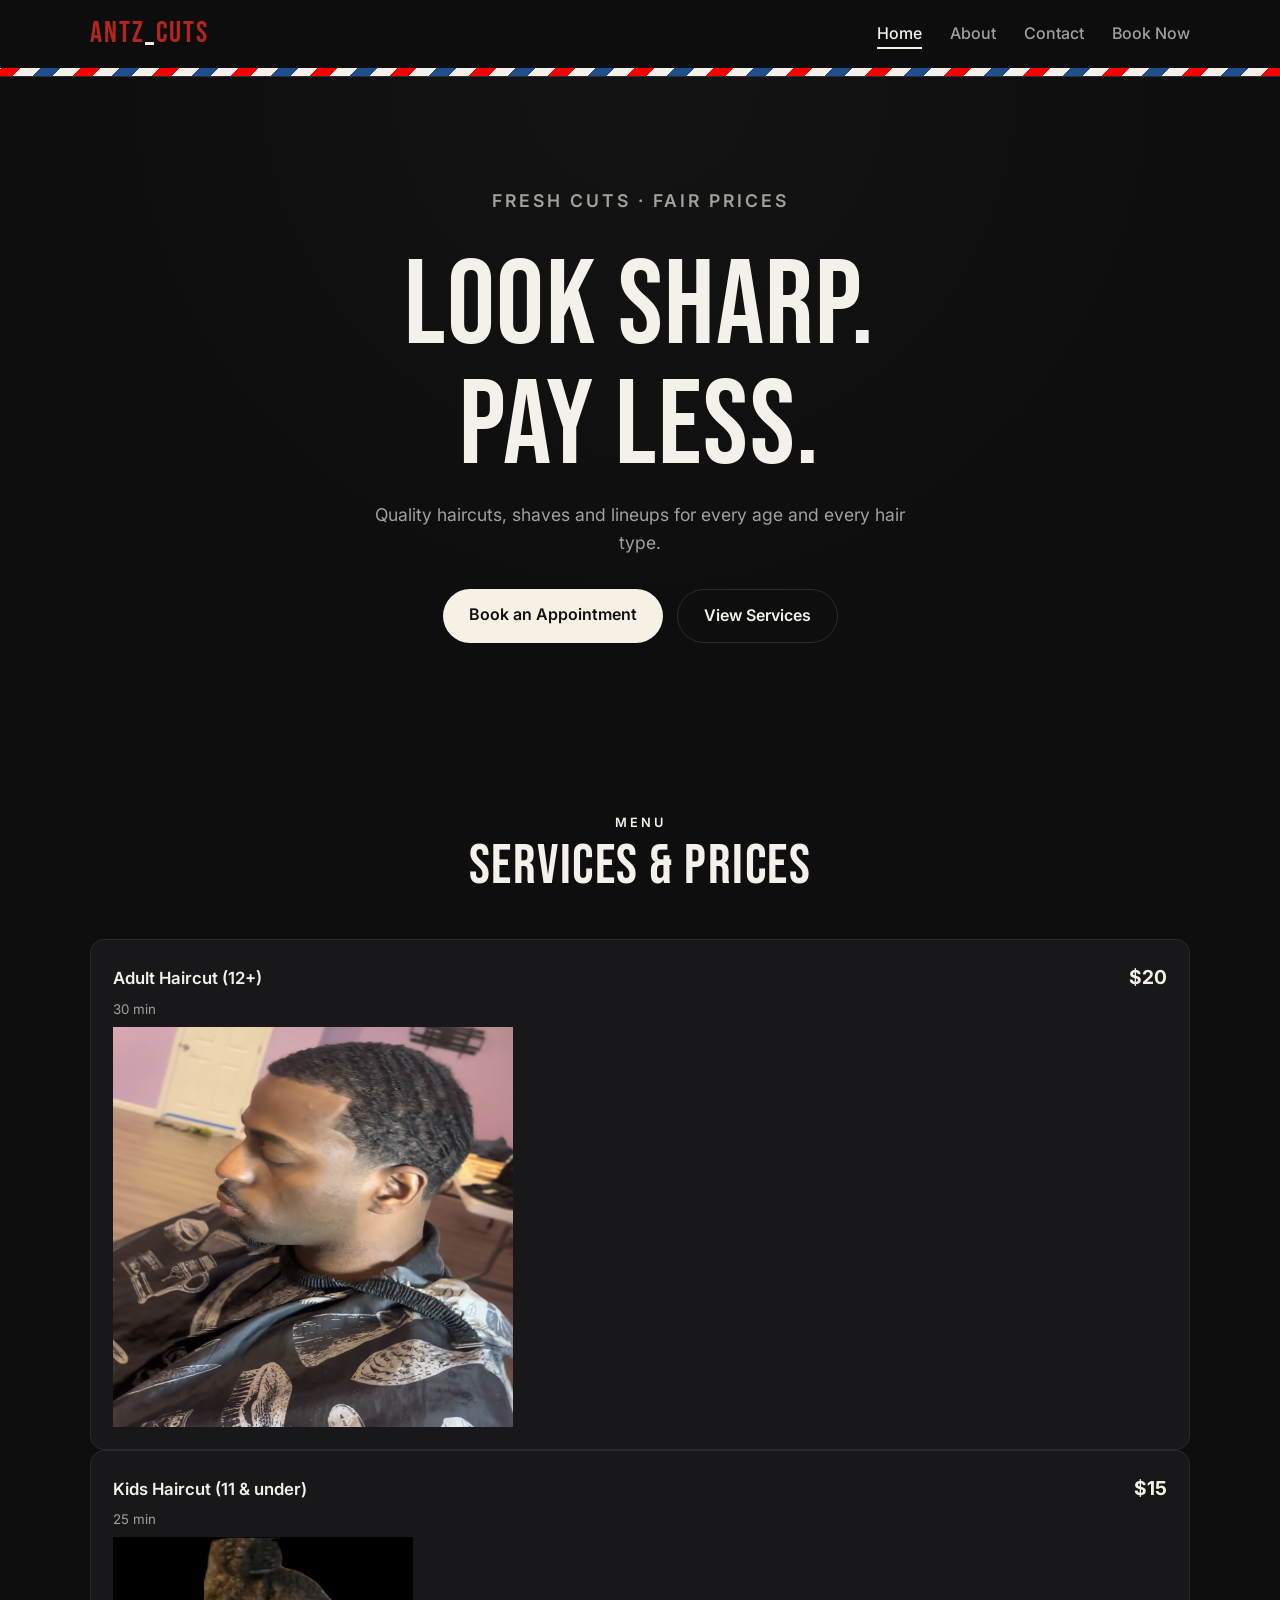
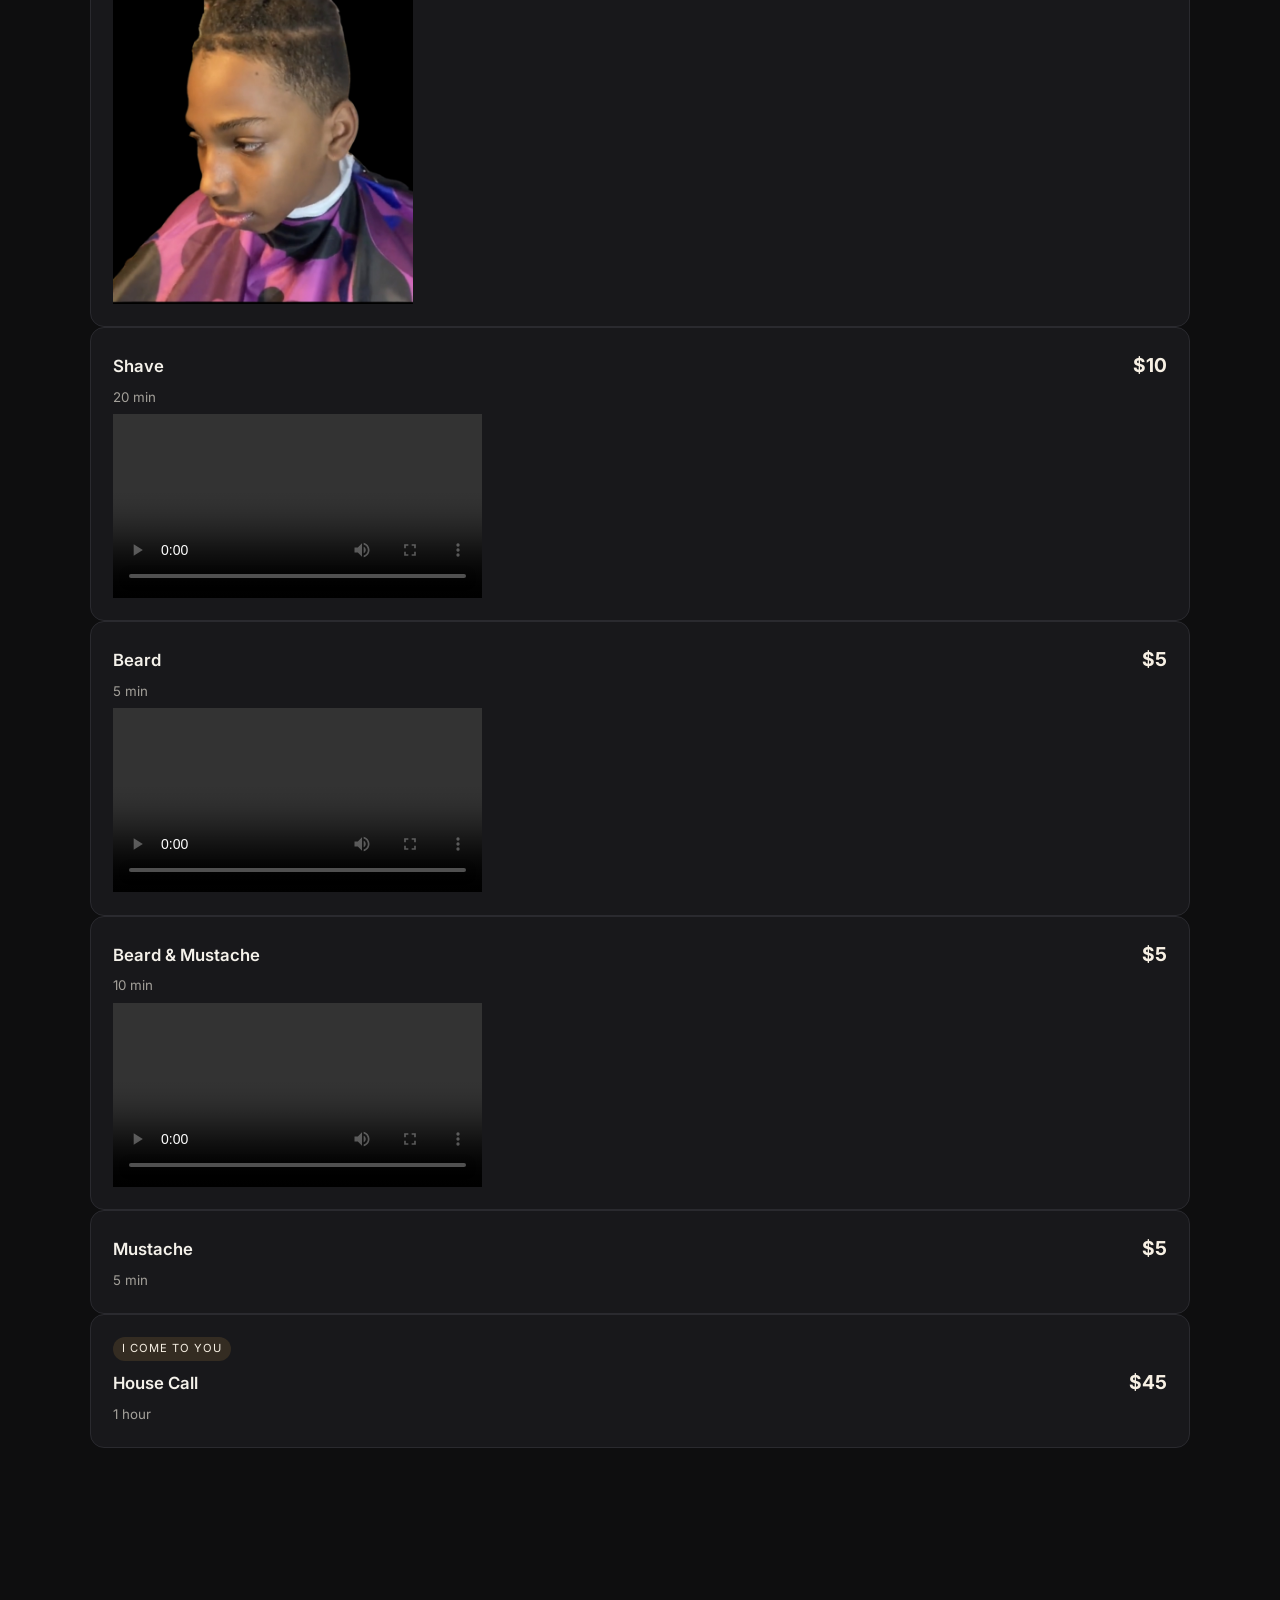
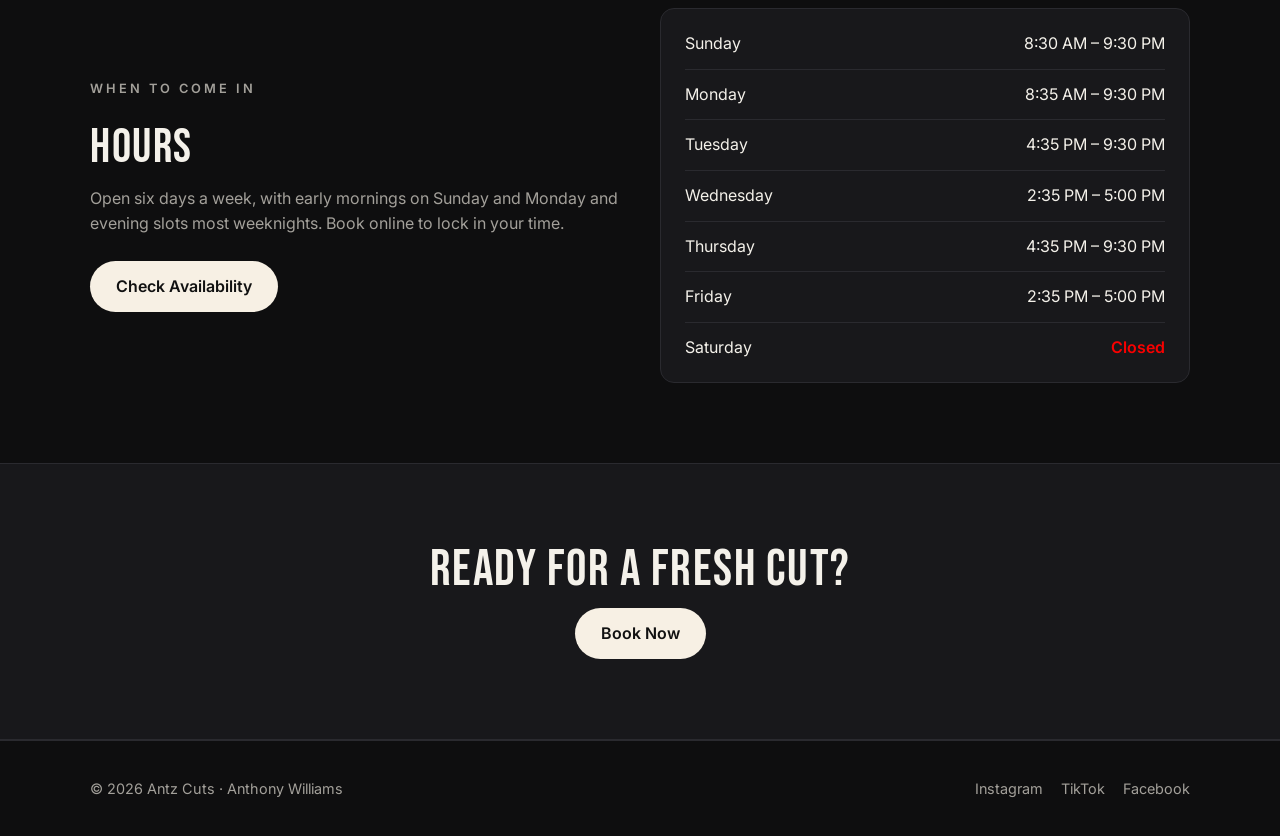
<file: index.html>
<!DOCTYPE html>
<html lang="en">
<head>
  <meta charset="UTF-8">
  <meta name="viewport" content="width=device-width, initial-scale=1.0">
  <title>Antz Cuts | Home</title>
  <link rel="preconnect" href="https://fonts.googleapis.com">
  <link href="https://fonts.googleapis.com/css2?family=Bebas+Neue&family=Inter:wght@400;500;600;700&display=swap" rel="stylesheet">
  <link rel="stylesheet" href="styles.css">
</head>
<body>

  <header>
    <nav class="container nav">
      <a href="index.html" class="logo">ANTZ<span>_</span>CUTS</a>
      <ul class="nav-links">
        <li><a href="index.html" class="active">Home</a></li>
        <li><a href="about.html">About</a></li>
        <li><a href="contact.html">Contact</a></li>
        <li><a href="book.html">Book Now</a></li>
        
      </ul>
    </nav>
            <div class="pole"></div>
  </header>

  <main>
    <!-- Hero -->
    <section class="hero">
      <div class="container">
        <p class="eyebrow">Fresh cuts &middot; Fair prices</p>
        <h1>Look sharp.<br>Pay less.</h1>
        <p>Quality haircuts, shaves and lineups for every age and every hair type. </p>
        <div class="actions">
          <a href="   book.html" class="btn btn-primary">Book an Appointment</a>
          <a href="#services" class="btn btn-ghost">View Services</a>
        </div>
      </div>
    </section>

    <!-- Services -->
    <section id="services">
      <div class="container">
        <div class="section-head">
          <p class="eyebrow">Menu</p>
          <h2>Services &amp; Prices</h2>
        </div>

        
          <div class="service">
            <div class="top"><h3>Adult Haircut (12+)</h3><span class="price">$20</span></div>
            <small>30 min</small>
            <img src="IMG_5258.png"  class="service-img" width="400" height="400" alt="Adult haircut example"> 
          </div>
          <div class="service">
            <div class="top"><h3>Kids Haircut (11 &amp; under)</h3><span class="price">$15</span></div>
            <small>25 min</small>
            <img id="photo" src="IMG_3111.jpeg" alt="My photo" width="300">

<script>
  setTimeout(function () {
    document.getElementById("photo").src = "IMG_3112.jpeg";
  }, 3000);
</script>

<script>
  const photos = ["IMG_3111.jpeg", "IMG_3112.jpeg"];
  let i = 0;

  setInterval(function () {
    i = (i + 1) % photos.length;
    document.getElementById("photo").src = photos[i];
  }, 3000);
</script>

          </div>
          <div class="service">
            <div class="top"><h3>Shave</h3><span class="price">$10</span></div>
            <small>20 min</small>
            <video controls width="35%">
     <source src="shave.mp4" type="video/mp4">
   </video>
         
          </div>
          <div class="service">
            <div class="top"><h3>Beard</h3><span class="price">$5</span></div>
            <small>5 min</small>
            <video controls width="35%">
     <source src="beard.mp4" type="video/mp4">
   </video>
          </div>
          <div class="service">
            <div class="top"><h3>Beard &amp; Mustache</h3><span class="price">$5</span></div>
            <small>10 min</small>
              <video controls width="35%">
  <source src="me.mp4" type="video/mp4">
</video>
          </div>
          <div class="service">
            <div class="top"><h3>Mustache</h3><span class="price">$5</span></div>
            <small>5 min</small>
          </div>
          
          <div class="service">
            <span class="tag">I come to you</span>
            <div class="top"><h3>House Call</h3><span class="price">$45</span></div>
            <small>1 hour</small>
          </div>
        </div>
      </div>
    </section>

    <!-- Hours -->
    <section>
      <div class="container hours-wrap">
        <div class="hours-copy">
          <p class="eyebrow">When to come in</p>
          <h2>Hours</h2>
          <p>Open six days a week, with early mornings on Sunday and Monday and evening slots most weeknights. Book online to lock in your time.</p>
          <a href="   book.html" class="btn btn-primary">Check Availability</a>
        </div>
        <ul class="hours">
          <li><span>Sunday</span><span>8:30 AM – 9:30 PM</span></li>
          <li><span>Monday</span><span>8:35 AM – 9:30 PM</span></li>
          <li><span>Tuesday</span><span>4:35 PM – 9:30 PM</span></li>
          <li><span>Wednesday</span><span>2:35 PM – 5:00 PM</span></li>
          <li><span>Thursday</span><span>4:35 PM – 9:30 PM</span></li>
          <li><span>Friday</span><span>2:35 PM – 5:00 PM</span></li>
          <li><span>Saturday</span><span class="closed">Closed</span></li>
        </ul>
      </div>
    </section>

    <!-- Call to action -->
    <section class="cta">
      <div class="container">
        <h2>Ready for a fresh cut?</h2>
      
        <a href="   book.html" class="btn btn-primary">Book Now</a>
      </div>
    </section>
  </main>

  <footer>
    <div class="container foot">
      <span>&copy; 2026 Antz Cuts &middot; Anthony Williams</span>
      <div class="socials">
        <a href="https://www.instagram.com/antz_cuts" target="_blank">Instagram</a>
        <a href="https://www.tiktok.com/@antzcuts" target="_blank">TikTok</a>
        <a href="#" target="_blank">Facebook</a>
      </div>
    </div>
  </footer>

</body>
</html>
</file>
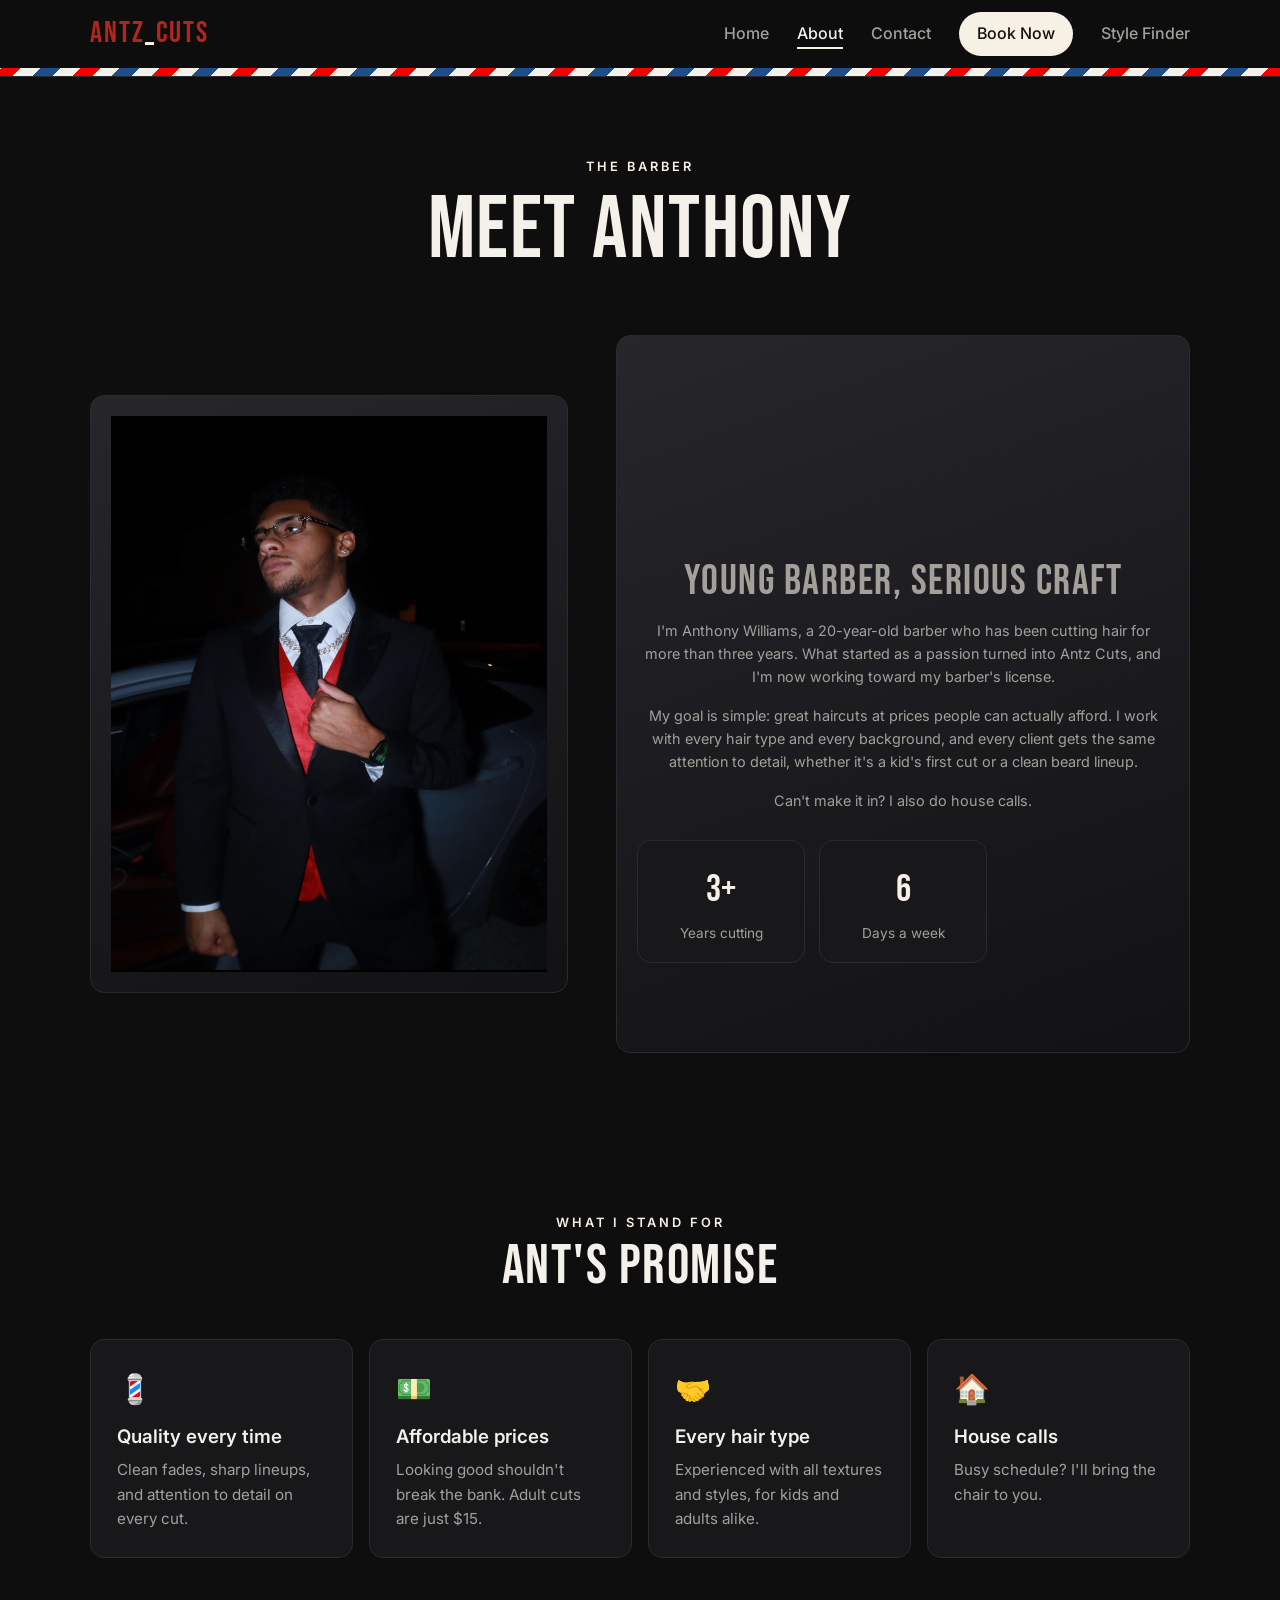
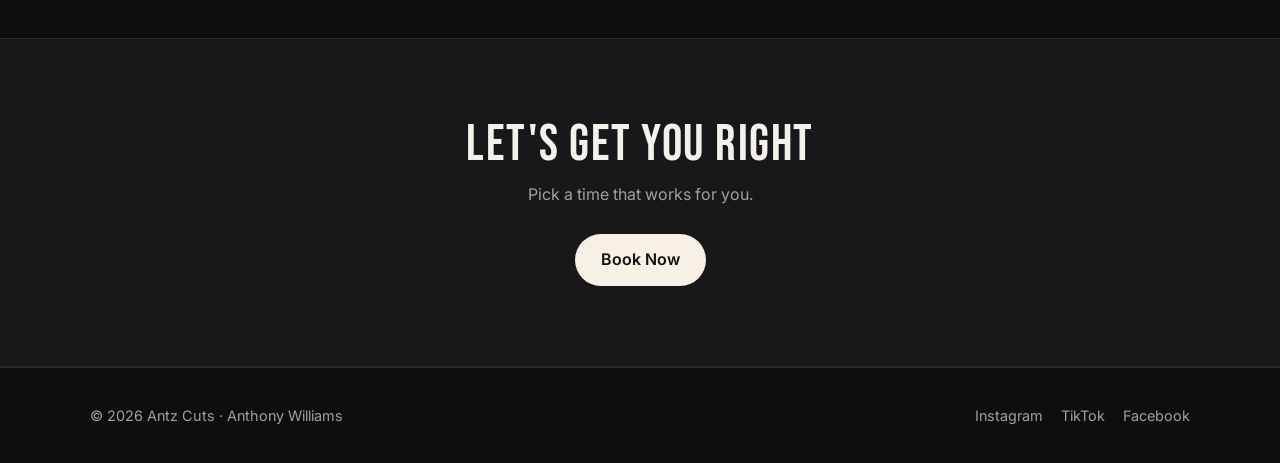
<file: about.html>
<!DOCTYPE html>
<html lang="en">
<head>
  <meta charset="UTF-8">
  <meta name="viewport" content="width=device-width, initial-scale=1.0">
  <title>Antz Cuts | About</title>
  <link rel="preconnect" href="https://fonts.googleapis.com">
  <link href="https://fonts.googleapis.com/css2?family=Bebas+Neue&family=Inter:wght@400;500;600;700&display=swap" rel="stylesheet">
  <link rel="stylesheet" href="styles.css">
</head>
<body>

  <header>
    <nav class="container nav">
      <a href="index.html" class="logo">ANTZ<span>_</span>CUTS</a>
      <ul class="nav-links">
        <li><a href="index.html">Home</a></li>
        <li><a href="about.html" class="active">About</a></li>
        <li><a href="contact.html">Contact</a></li>
        <li><a href="   book.html" class="btn btn-primary">Book Now</a></li>
        <li><a href="style-finder.html">Style Finder</a></li>
      </ul>
    </nav>
    <div class="pole"></div>
  </header>

  <main>
    <section class="page-hero">
      <div class="container">
        <p class="eyebrow">The barber</p>
        <h1>Meet Anthony</h1>
      </div>
    </section>

    <section style="padding-top: 20px;">
      <div class="container about-grid">
        <img src="IMG_3100.jpeg" alt="Anthony Williams, barber" class="portrait">
        <div class="portrait">
          <div>
           
           
        </div>

        <div class="about-text">
          <h2>Young barber, serious craft</h2>
          <p>I'm Anthony Williams, a 20-year-old barber who has been cutting hair for more than three years. What started as a passion turned into Antz Cuts, and I'm now working toward my barber's license.</p>
          <p>My goal is simple: great haircuts at prices people can actually afford. I work with every hair type and every background, and every client gets the same attention to detail, whether it's a kid's first cut or a clean beard lineup.</p>
          <p>Can't make it in? I also do house calls.</p>

          <div class="stats">
            <div class="stat"><b>3+</b><span>Years cutting</span></div>
            <div class="stat"><b>6</b><span>Days a week</span></div>
          </div>
        </div>
      </div>
    </section>

    <section>
      <div class="container">
        <div class="section-head">
          <p class="eyebrow">What I stand for</p>
          <h2> Ant's Promise</h2>
        </div>
        <div class="values">
          <div class="value">
            <div class="icon">💈</div>
            <h3>Quality every time</h3>
            <p>Clean fades, sharp lineups, and attention to detail on every cut.</p>
          </div>
          <div class="value">
            <div class="icon">💵</div>
            <h3>Affordable prices</h3>
            <p>Looking good shouldn't break the bank. Adult cuts are just $15.</p>
          </div>
          <div class="value">
            <div class="icon">🤝</div>
            <h3>Every hair type</h3>
            <p>Experienced with all textures and styles, for kids and adults alike.</p>
          </div>
          <div class="value">
            <div class="icon">🏠</div>
            <h3>House calls</h3>
            <p>Busy schedule? I'll bring the chair to you.</p>
          </div>
        </div>
      </div>
    </section>

    <section class="cta">
      <div class="container">
        <h2>Let's get you right</h2>
        <p>Pick a time that works for you.</p>
        <a href="   book.html" class="btn btn-primary">Book Now</a>
      </div>
    </section>
  </main>

  <footer>
    <div class="container foot">
      <span>&copy; 2026 Antz Cuts &middot; Anthony Williams</span>
      <div class="socials">
        <a href="https://www.instagram.com/antz_cuts" target="_blank">Instagram</a>
        <a href="https://www.tiktok.com/@antzcuts" target="_blank">TikTok</a>
        <a href="#" target="_blank">Facebook</a>
      </div>
    </div>
  </footer>

</body>
</html>
</file>
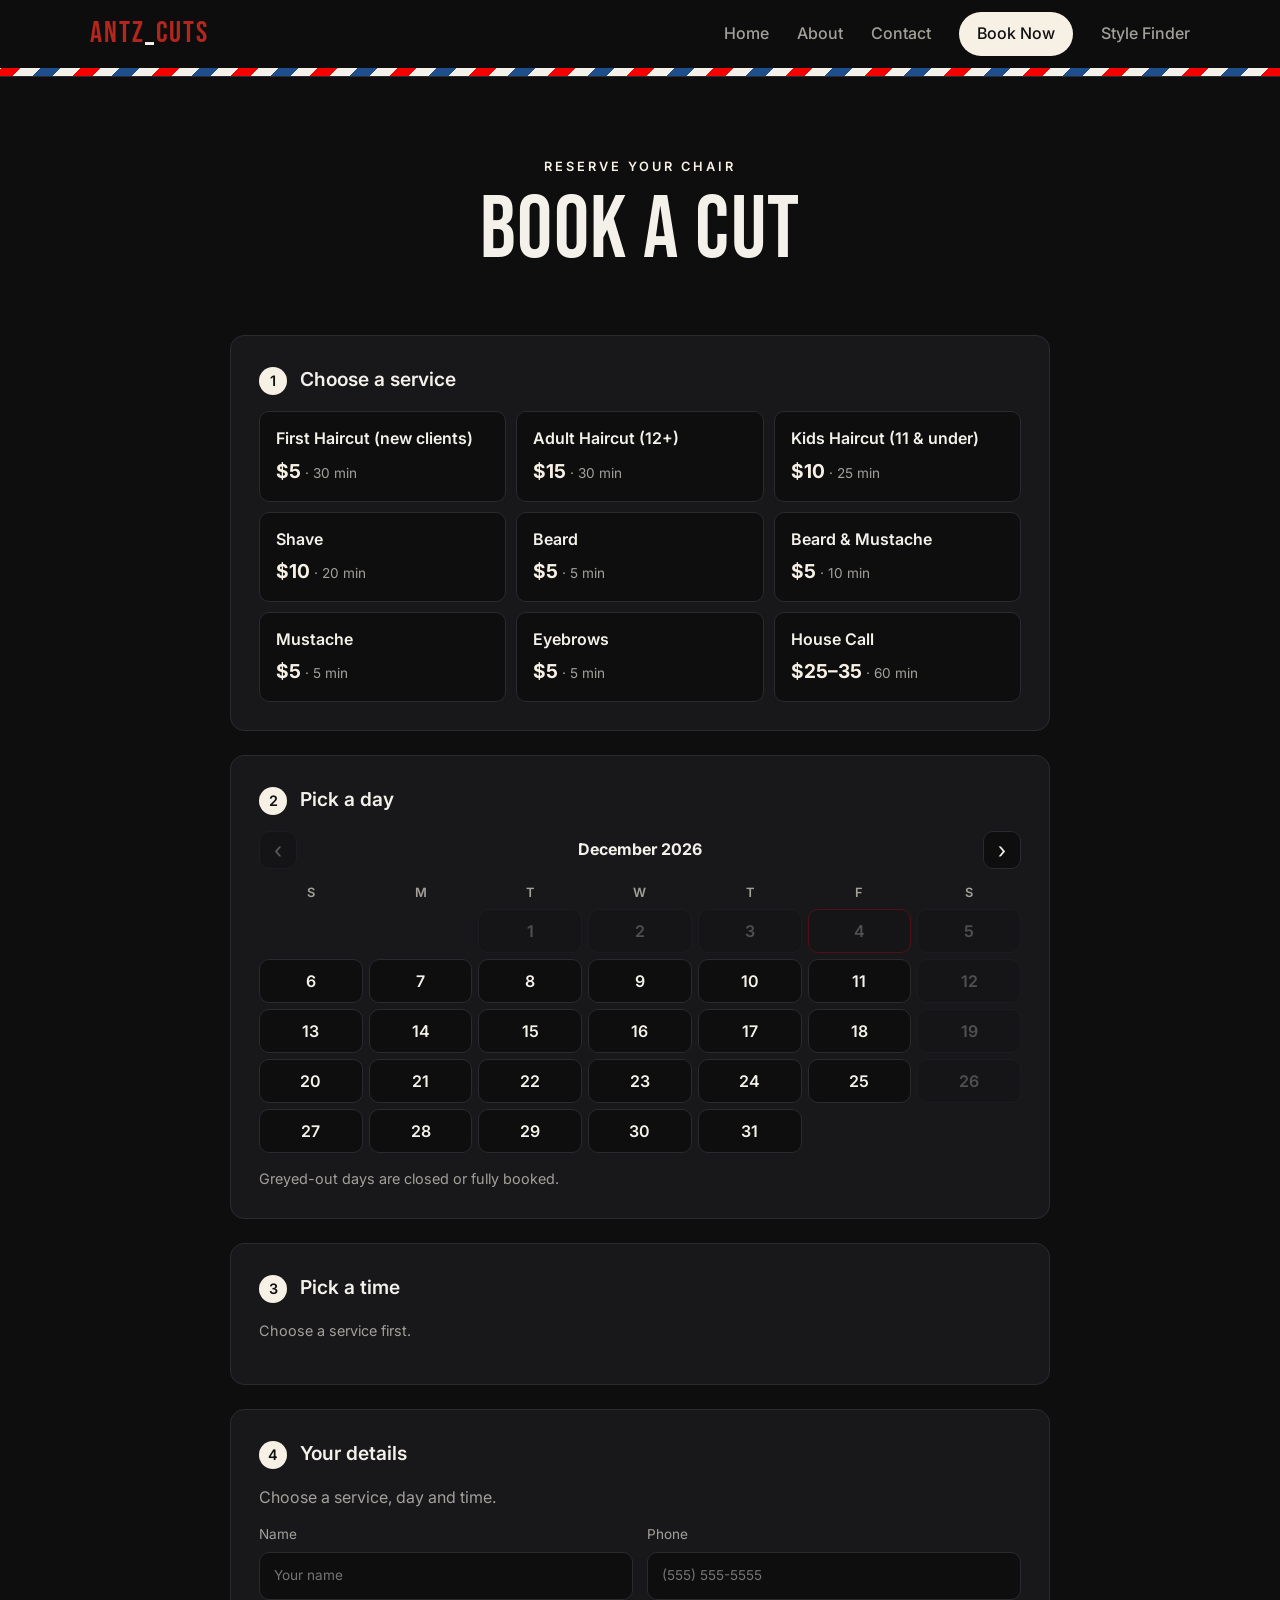
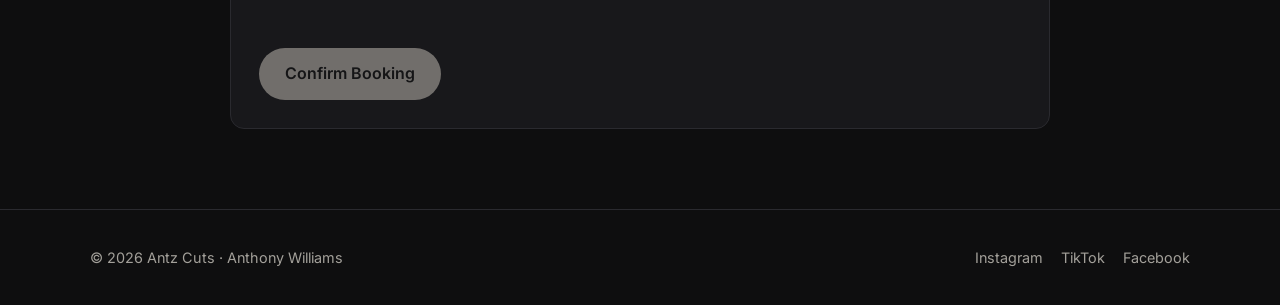
<file: book.html>
<!DOCTYPE html>
<html lang="en">
<head>
  <meta charset="UTF-8">
  <meta name="viewport" content="width=device-width, initial-scale=1.0">
  <title>Antz Cuts | Book</title>
  <link rel="preconnect" href="https://fonts.googleapis.com">
  <link href="https://fonts.googleapis.com/css2?family=Bebas+Neue&family=Inter:wght@400;500;600;700&display=swap" rel="stylesheet">
  <link rel="stylesheet" href="styles.css">
</head>
<body>

  <header>
    <nav class="container nav">
      <a href="index.html" class="logo">ANTZ<span>_</span>CUTS</a>
      <ul class="nav-links">
        <li><a href="index.html">Home</a></li>
        <li><a href="about.html">About</a></li>
        <li><a href="contact.html">Contact</a></li>
        <li><a href="book.html" class="btn btn-primary">Book Now</a></li>
        <li><a href="style-finder.html">Style Finder</a></li>
      </ul>
    </nav>
    <div class="pole"></div>
  </header>

  <main>
    <section class="page-hero">
      <div class="container">
        <p class="eyebrow">Reserve your chair</p>
        <h1>Book a Cut</h1>
      </div>
    </section>

    <section style="padding-top: 20px;">
      <div class="container booking">

        <!-- Step 1: service -->
        <div class="card step">
          <h3><span class="step-num">1</span> Choose a service</h3>
          <div class="service-picker" id="service-picker"></div>
        </div>

        <!-- Step 2: date -->
        <div class="card step" id="step-date">
          <h3><span class="step-num">2</span> Pick a day</h3>
          <div class="cal-head">
            <button class="cal-nav" id="prev" aria-label="Previous month">&#8249;</button>
            <strong id="month-label"></strong>
            <button class="cal-nav" id="next" aria-label="Next month">&#8250;</button>
          </div>
          <div class="cal-grid" id="calendar"></div>
          <p class="hint">Greyed-out days are closed or fully booked.</p>
        </div>

        <!-- Step 3: time -->
        <div class="card step" id="step-time">
          <h3><span class="step-num">3</span> Pick a time</h3>
          <p class="hint" id="time-label">Choose a day first.</p>
          <div class="time-grid" id="times"></div>
        </div>

        <!-- Step 4: details -->
        <div class="card step" id="step-details">
          <h3><span class="step-num">4</span> Your details</h3>
          <p class="summary" id="summary">Choose a service, day and time.</p>
          <form id="book-form">
            <div class="row">
              <label>Name<input type="text" id="name" required placeholder="Your name"></label>
              <label>Phone<input type="tel" id="phone" required placeholder="(555) 555-5555"></label>
            </div>
            <p class="hint" id="phone-msg" aria-live="polite"></p>
            <button type="submit" class="btn btn-primary" id="confirm" disabled>Confirm Booking</button>
          </form>
        </div>

        <!-- Confirmation -->
        <div class="card confirm" id="confirmation" hidden>
          <div class="confirm-icon">✓</div>
          <h2>You're booked!</h2>
          <p id="confirm-text"></p>
          <a href="book.html" class="btn btn-ghost">Book another</a>
        </div>

      </div>
    </section>
  </main>

  <footer>
    <div class="container foot">
      <span>&copy; 2026 Antz Cuts &middot; Anthony Williams</span>
      <div class="socials">
        <a href="https://www.instagram.com/antz_cuts" target="_blank">Instagram</a>
        <a href="https://www.tiktok.com/@antzcuts" target="_blank">TikTok</a>
        <a href="#" target="_blank">Facebook</a>
      </div>
    </div>
  </footer>

  <script src="booking.js"></script>
</body>
</html>
</file>
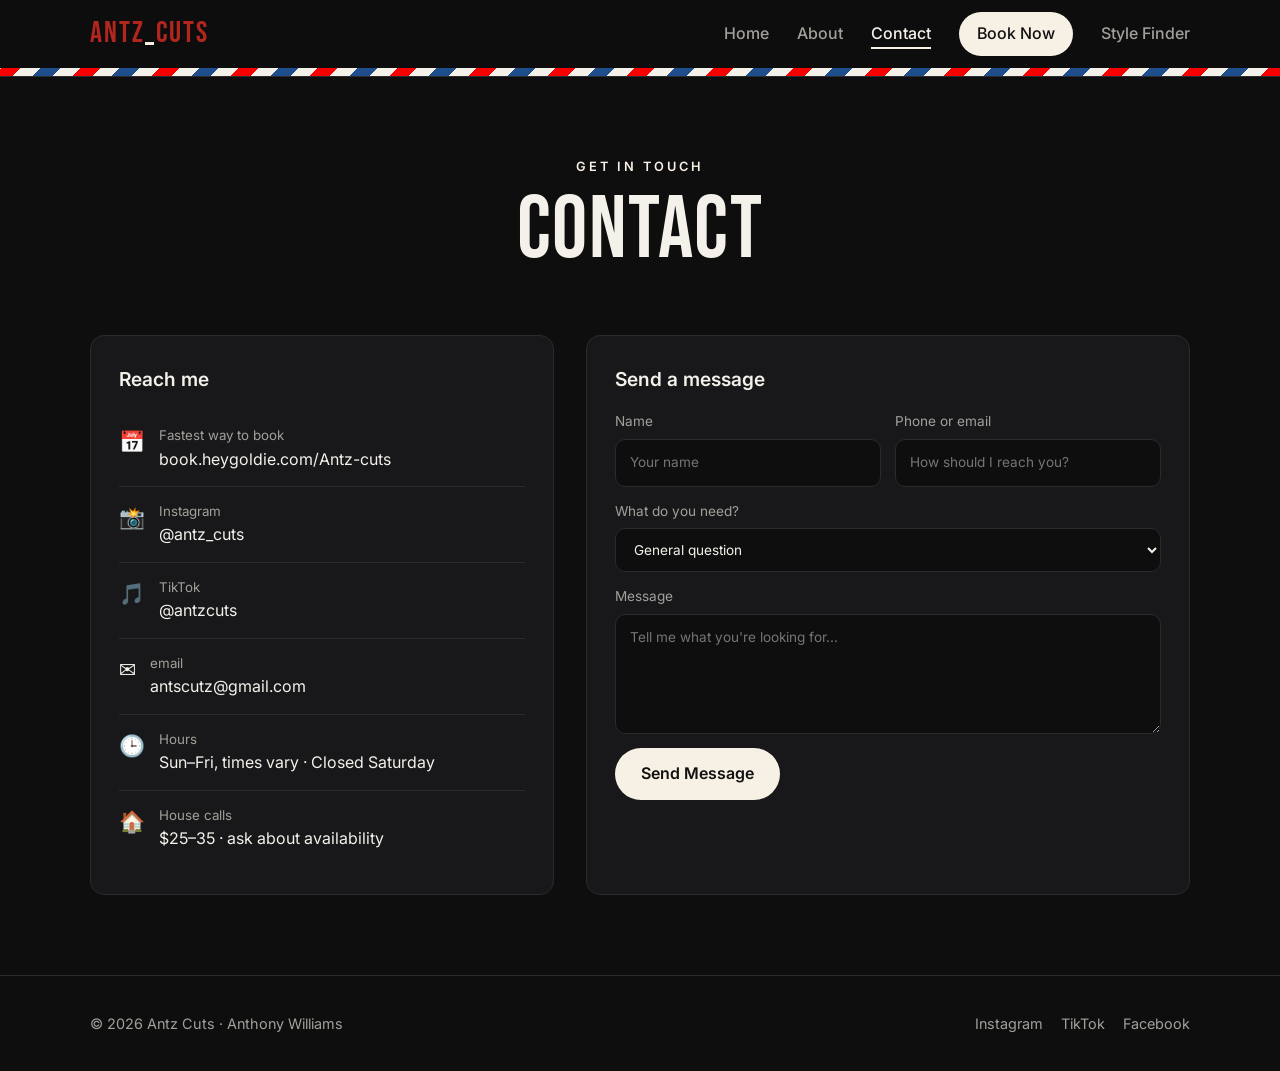
<file: contact.html>
<!DOCTYPE html>
<html lang="en">
<head>
  <meta charset="UTF-8">
  <meta name="viewport" content="width=device-width, initial-scale=1.0">
  <title>Antz Cuts | Contact</title>
  <link rel="preconnect" href="https://fonts.googleapis.com">
  <link href="https://fonts.googleapis.com/css2?family=Bebas+Neue&family=Inter:wght@400;500;600;700&display=swap" rel="stylesheet">
  <link rel="stylesheet" href="styles.css">
</head>
<body>

  <header>
    <nav class="container nav">
      <a href="index.html" class="logo">ANTZ<span>_</span>CUTS</a>
      <ul class="nav-links">
        <li><a href="index.html">Home</a></li>
        <li><a href="about.html">About</a></li>
        <li><a href="contact.html" class="active">Contact</a></li>
        <li><a href="   book.html" class="btn btn-primary">Book Now</a></li>
        <li><a href="style-finder.html">Style Finder</a></li>
      </ul>
    </nav>
    <div class="pole"></div>
  </header>

  <main>
    <section class="page-hero">
      <div class="container">
        <p class="eyebrow">Get in touch</p>
        <h1>Contact</h1>
      </div>
    </section>

    <section style="padding-top: 20px;">
      <div class="container contact-grid">
        <div class="card">
          <h3>Reach me</h3>
          <div class="info-item">
            <span class="icon">📅</span>
            <div><small>Fastest way to book</small><a href="https://book.heygoldie.com/Antz-cuts" target="_blank">book.heygoldie.com/Antz-cuts</a></div>
          </div>
          <div class="info-item">
            <span class="icon">📸</span>
            <div><small>Instagram</small><a href="https://www.instagram.com/antz_cuts" target="_blank">@antz_cuts</a></div>
          </div>
          <div class="info-item">
            <span class="icon">🎵</span>
            <div><small>TikTok</small><a href="https://www.tiktok.com/@antzcuts" target="_blank">@antzcuts</a></div>
          </div>
          <div class="info-item">
            <span class="icon">✉️</span>
            <div><small>email</small><a href="mailto:antscutz@gmail.com">antscutz@gmail.com</a></div>
          </div>
          <div class="info-item">
            <span class="icon">🕒</span>
            <div><small>Hours</small>Sun–Fri, times vary &middot; Closed Saturday</div>
          </div>
          <div class="info-item">
            <span class="icon">🏠</span>
            <div><small>House calls</small>$25–35 &middot; ask about availability</div>
          </div>
        </div>

        <div class="card">
          <h3>Send a message</h3>
          <form id="contact-form">
            <div class="row">
              <label>Name<input type="text" name="name" required placeholder="Your name"></label>
              <label>Phone or email<input type="text" name="contact" required placeholder="How should I reach you?"></label>
            </div>
            <label>What do you need?
              <select name="topic">
                <option>General question</option>
                <option>House call request</option>
                <option>Group / event booking</option>
                <option>Other</option>
              </select>
            </label>
            <label>Message<textarea name="message" required placeholder="Tell me what you're looking for..."></textarea></label>
            <button type="submit" class="btn btn-primary">Send Message</button>
            <p class="form-note" id="form-note">Thanks! Your message was sent. I'll get back to you soon.</p>
          </form>
        </div>
      </div>
    </section>
  </main>

  <footer>
    <div class="container foot">
      <span>&copy; 2026 Antz Cuts &middot; Anthony Williams</span>
      <div class="socials">
        <a href="https://www.instagram.com/antz_cuts" target="_blank">Instagram</a>
        <a href="https://www.tiktok.com/@antzcuts" target="_blank">TikTok</a>
        <a href="#" target="_blank">Facebook</a>
      </div>
    </div>
  </footer>

  <script>
    // Demo only: this form doesn't send anywhere yet.
    // To make it real, connect it to a service like Formspree (set the form's action URL).
    document.getElementById("contact-form").addEventListener("submit", function (e) {
      e.preventDefault();
      document.getElementById("form-note").style.display = "block";
      this.reset();
    });
  </script>

</body>
</html>
</file>
<file: styles.css>
:root {
  /* --- Color palette (dark barbershop theme) --- */
  --color-bg:        #0e0e0f;   /* page background        */
  --color-surface:   #18181b;   /* cards and panels       */
  --color-border:    #2a2a2f;   /* dividers and outlines  */
  --color-text:      #f4f1ea;   /* main text (warm white) */
  --color-muted:     #a3a09a;   /* secondary text         */
  --color-accent:    #f7f0e4;   /* brand gold: prices, buttons, highlights */
  --color-accent-hover: #f90000;
  --color-red:       #f90000;   /* barber-pole red, "Closed" label */
  --color-blue:      #1f4e8c;   /* barber-pole blue       */

  /* --- Typography: two fonts only --- */
  --font-display: "Bebas Neue", Impact, sans-serif;   /* headings */
  --font-body:    "Inter", system-ui, sans-serif;     /* everything else */

  /* --- Spacing scale (used for margin and padding) --- */
  --space-xs: 6px;
  --space-sm: 14px;
  --space-md: 24px;
  --space-lg: 44px;
  --space-xl: 80px;

  /* --- Shape --- */
  --radius: 14px;
  --radius-pill: 999px;
}


/* ==========================================================================
   2. BASE / ELEMENT SELECTORS
   Type selectors (body, a, h1, h2...) set defaults for the whole site.
   ========================================================================== */
* {
  box-sizing: border-box;
  margin: 0;
  padding: 0;
}

body {
  font-family: var(--font-body);
  font-size: 16px;
  line-height: 1.6;
  color: var(--color-text);
  background-color: var(--color-bg);
}

h1, h2 {
  font-family: var(--font-display);
  font-weight: 400;
  letter-spacing: 1.5px;
  line-height: 1;
}

h3 {
  font-family: var(--font-body);
  font-weight: 600;
}

a {
  color: inherit;
  text-decoration: none;
}

img {
  max-width: 100%;
  display: block;
}


/* ==========================================================================
   3. LAYOUT HELPERS
   Class selectors reused on every page.
   ========================================================================== */
.container {
  width: min(1100px, 100% - 32px);   /* 16px side gutter on small screens */
  margin-inline: auto;               /* centers the content */
}

section {
  padding: var(--space-xl) 0;        /* same vertical rhythm on every page */
}

.section-head {
  text-align: center;
  margin-bottom: var(--space-lg);
}

.section-head h2 {                   /* descendant selector */
  font-size: clamp(2.4rem, 6vw, 3.5rem);
  margin-top: var(--space-xs);
}

/* Small uppercase label that sits above headings ("MENU", "THE BARBER") */
.eyebrow {
  color: var(--color-accent);
  font-size: 0.8rem;
  font-weight: 600;
  letter-spacing: 3px;
  text-transform: uppercase;
}


/* ==========================================================================
   4. HEADER & NAVIGATION (identical on all three pages)
   ========================================================================== */
header {
  position: sticky;
  top: 0;
  z-index: 10;
  background-color: rgba(14, 14, 15, 0.9);
  backdrop-filter: blur(8px);
  border-bottom: 1px solid var(--color-border);
}

.nav {
  display: flex;
  align-items: center;
  justify-content: space-between;
  height: 68px;
}

.logo {
  font-family: var(--font-display);
  font-size: 1.9rem;
  letter-spacing: 2px;
}

.logo span {
  color: var(--color-accent);
}

.nav-links {
  display: flex;
  align-items: center;
  gap: 28px;
  list-style: none;
}

.nav-links a {
  color: var(--color-muted);
  font-weight: 500;
  transition: color 0.2s;
}

/* Pseudo-class selector: hover state */
.nav-links a:hover {
  color: var(--color-text);
}

/* The current page gets class="active" in the HTML */
.nav-links a.active {
  color: var(--color-text);
  border-bottom: 2px solid var(--color-accent);
  padding-bottom: 4px;
}

/* Decorative barber-pole stripe under the header */
.pole {
  height: 8px;
  background: repeating-linear-gradient(
    -45deg,
    var(--color-red)  0 14px,
    var(--color-text) 14px 28px,
    var(--color-blue) 28px 42px,
    var(--color-text) 42px 56px
  );
}


/* ==========================================================================
   5. BUTTONS (reusable component)
   Base class .btn + modifier classes .btn-primary / .btn-ghost
   ========================================================================== */
.btn {
  display: inline-block;
  padding: 13px 26px;
  border-radius: var(--radius-pill);
  font-weight: 600;
  transition: transform 0.15s, background-color 0.2s, border-color 0.2s;
}

.btn:hover {
  transform: translateY(-2px);       /* small lift on hover */
}

.btn-primary {
  background-color: var(--color-accent);
  color: #111;
}

.btn-primary:hover {
  background-color: var(--color-accent-hover);
}

.btn-ghost {
  border: 1px solid var(--color-border);
  color: var(--color-text);
}

.btn-ghost:hover {
  border-color: var(--color-accent);
}

/* Smaller button inside the nav; keep its text dark on gold */
.nav .btn {
  padding: 9px 18px;
}

.nav-links a.btn-primary,
.nav-links a.btn-primary:hover {
  color: #111;
}


/* ==========================================================================
   6. HOME PAGE
   ========================================================================== */

/* --- Hero banner --- */
.hero {
  position: relative;
  overflow: hidden;
  padding: 110px 0 90px;
  text-align: center;
}

.hero::before {                     
  content: "";
  position: absolute;
  inset: 0;
  background: radial-gradient(circle at 50% 0%, rgba(22, 22, 22, 0.734), transparent 60%);
}

.hero > * {                          /* child combinator: keep content above the glow */
  position: relative;
}

.hero h1 {
  font-size: clamp(3.5rem, 11vw, 7.5rem);
  margin: var(--space-sm) 0;
}

.hero p {
  max-width: 560px;
  margin: 0 auto 32px;
  color: var(--color-muted);
  font-size: 1.1rem;
}

.hero .actions {
  display: flex;
  flex-wrap: wrap;
  justify-content: center;
  gap: var(--space-sm);
}

/* --- FEATURED COMPONENT: service price cards ---
   A responsive grid of cards. Each card shows a service, its price in the
   brand gold, its length, and an optional tag. */
.services {
  display: grid;
  grid-template-columns: repeat(auto-fit, minmax(240px, 1fr));
  gap: 16px;
}

.service {
  display: flex;
  flex-direction: column;
  gap: var(--space-xs);
  padding: 22px;
  background-color: var(--color-surface);
  border: 1px solid var(--color-border);
  border-radius: var(--radius);
  transition: border-color 0.2s, transform 0.2s;
}

.service:hover {
  border-color: var(--color-accent);
  transform: translateY(-3px);
}

.service .top {
  display: flex;
  justify-content: space-between;
  align-items: baseline;
  gap: 10px;
}

.service h3 {
  font-size: 1.05rem;
}

.service small {
  color: var(--color-muted);
}

.price {
  color: var(--color-accent);
  font-size: 1.2rem;
  font-weight: 700;
  white-space: nowrap;
}

.tag {
  align-self: flex-start;
  padding: 3px 9px;
  border-radius: var(--radius-pill);
  background-color: rgba(212, 162, 76, 0.15);
  color: var(--color-accent);
  font-size: 0.7rem;
  letter-spacing: 1px;
  text-transform: uppercase;
}

/* --- Hours table --- */
.hours-wrap {
  display: grid;
  grid-template-columns: 1fr 1fr;
  gap: 40px;
  align-items: center;
}

.hours-copy h2 {
  font-size: 3rem;
  margin: 8px 0 var(--space-sm);
}

.hours-copy p {
  margin-bottom: var(--space-md);
  color: var(--color-muted);
}

.hours {
  padding: 10px var(--space-md);
  background-color: var(--color-surface);
  border: 1px solid var(--color-border);
  border-radius: var(--radius);
}

.hours li {
  display: flex;
  justify-content: space-between;
  padding: 12px 0;
  list-style: none;
  border-bottom: 1px solid var(--color-border);
}

.hours li:last-child {               /* structural pseudo-class */
  border-bottom: 0;
}

.hours .closed {
  color: var(--color-red);
  font-weight: 600;
}

/* --- Call-to-action band (used at the bottom of Home and About) --- */
.cta {
  text-align: center;
  background-color: var(--color-surface);
  border-block: 1px solid var(--color-border);
}

.cta h2 {
  font-size: clamp(2.2rem, 6vw, 3.2rem);
  margin-bottom: 12px;
}

.cta p {
  margin-bottom: 26px;
  color: var(--color-muted);
}


/* ==========================================================================
   7. ABOUT PAGE
   ========================================================================== */
.page-hero {                         /* shared title banner for About + Contact */
  padding: var(--space-xl) 0 40px;
  text-align: center;
}

.page-hero h1 {
  font-size: clamp(3rem, 9vw, 5.5rem);
  margin-top: 10px;
}

.about-grid {
  display: grid;
  grid-template-columns: 1fr 1.2fr;
  gap: 48px;
  align-items: center;
}

.portrait {
  display: grid;
  place-items: center;
  aspect-ratio: 4 / 5;
  padding: 20px;
  background: linear-gradient(160deg, #26262b, #121214);
  border: 1px solid var(--color-border);
  border-radius: var(--radius);
  color: var(--color-muted);
  font-size: 0.9rem;
  text-align: center;
}

.portrait .initials {
  font-family: var(--font-display);
  font-size: 6rem;
  line-height: 1;
  color: var(--color-accent);
}

.about-text h2 {
  font-size: 2.6rem;
  margin-bottom: 16px;
}

.about-text p {
  margin-bottom: 16px;
  color: var(--color-muted);
}

.stats {
  display: grid;
  grid-template-columns: repeat(3, 1fr);
  gap: var(--space-sm);
  margin-top: 28px;
}

.stat {
  padding: 18px;
  text-align: center;
  background-color: var(--color-surface);
  border: 1px solid var(--color-border);
  border-radius: var(--radius);
}

.stat b {
  display: block;
  font-family: var(--font-display);
  font-size: 2.4rem;
  font-weight: 400;
  color: var(--color-accent);
}

.stat span {
  color: var(--color-muted);
  font-size: 0.85rem;
}

.values {
  display: grid;
  grid-template-columns: repeat(auto-fit, minmax(220px, 1fr));
  gap: 16px;
}

.value {
  padding: 26px;
  background-color: var(--color-surface);
  border: 1px solid var(--color-border);
  border-radius: var(--radius);
}

.value .icon {
  font-size: 1.8rem;
  margin-bottom: 10px;
}

.value h3 {
  margin-bottom: var(--space-xs);
}

.value p {
  color: var(--color-muted);
  font-size: 0.95rem;
}


/* ==========================================================================
   8. CONTACT PAGE
   ========================================================================== */
.contact-grid {
  display: grid;
  grid-template-columns: 1fr 1.3fr;
  gap: 32px;
}

.card {
  padding: 28px;
  background-color: var(--color-surface);
  border: 1px solid var(--color-border);
  border-radius: var(--radius);
}

.card h3 {
  margin-bottom: 16px;
  font-size: 1.2rem;
}

.info-item {
  display: flex;
  gap: var(--space-sm);
  padding: var(--space-sm) 0;
  border-bottom: 1px solid var(--color-border);
}

.info-item:last-child {
  border-bottom: 0;
}

.info-item .icon {
  font-size: 1.3rem;
}

.info-item small {
  display: block;
  color: var(--color-muted);
}

/* --- Form --- */
#contact-form {                      /* ID selector */
  display: grid;
  gap: var(--space-sm);
}

label {
  display: grid;
  gap: var(--space-xs);
  color: var(--color-muted);
  font-size: 0.85rem;
}

input,
textarea,
select {                             /* grouped selector */
  padding: 12px var(--space-sm);
  font: inherit;
  color: var(--color-text);
  background-color: var(--color-bg);
  border: 1px solid var(--color-border);
  border-radius: 10px;
}

input:focus,
textarea:focus,
select:focus {
  outline: 2px solid var(--color-accent);
  border-color: transparent;
}

textarea {
  min-height: 120px;
  resize: vertical;
}

.row {
  display: grid;
  grid-template-columns: 1fr 1fr;
  gap: var(--space-sm);
}

#contact-form .btn {
  justify-self: start;
  border: 0;
  cursor: pointer;
  font: inherit;
  font-weight: 600;
}

.form-note {
  display: none;                  
  color: var(--color-accent);
  font-size: 0.9rem;
}


/* ==========================================================================
   8b. BOOKING PAGE (book.html) — styles for the pieces booking.js builds
   ========================================================================== */
.booking {
  display: grid;
  gap: var(--space-md);
  max-width: 820px;
}

.step-num {
  display: inline-grid;
  place-items: center;
  width: 28px;
  height: 28px;
  margin-right: 8px;
  border-radius: 50%;
  background-color: var(--color-accent);
  color: #111;
  font-size: 0.9rem;
}

.hint {
  margin-top: var(--space-sm);
  color: var(--color-muted);
  font-size: 0.9rem;
}

/* Shared look for every button booking.js creates */
.svc,
.cal-day,
.time,
.cal-nav {
  font: inherit;
  color: var(--color-text);
  background-color: var(--color-bg);
  border: 1px solid var(--color-border);
  border-radius: 10px;
  cursor: pointer;
  transition: border-color 0.2s, background-color 0.2s;
}

.svc:hover,
.cal-day:hover:not(:disabled),
.time:hover,
.cal-nav:hover:not(:disabled) {
  border-color: var(--color-accent);
}

.svc.selected,
.cal-day.selected,
.time.selected {
  background-color: var(--color-accent);
  border-color: var(--color-accent);
  color: #111;
}

/* --- Step 1: service cards --- */
.service-picker {
  display: grid;
  grid-template-columns: repeat(auto-fill, minmax(220px, 1fr));
  gap: 10px;
}

.svc {
  display: grid;
  gap: 4px;
  padding: 14px 16px;
  text-align: left;
}

.svc-name {
  font-weight: 600;
}

.svc-meta {
  color: var(--color-muted);
  font-size: 0.85rem;
}

.svc.selected .svc-meta,
.svc.selected .price {
  color: #111;
}

/* --- Step 2: calendar --- */
.cal-head {
  display: flex;
  align-items: center;
  justify-content: space-between;
  margin-bottom: var(--space-sm);
}

.cal-nav {
  width: 38px;
  height: 38px;
  font-size: 1.4rem;
  line-height: 1;
}

.cal-nav:disabled {
  opacity: 0.3;
  cursor: default;
}

.cal-grid {
  display: grid;
  grid-template-columns: repeat(7, 1fr);   /* 7 days per week */
  gap: 6px;
}

.cal-dow {
  text-align: center;
  color: var(--color-muted);
  font-size: 0.8rem;
  font-weight: 600;
}

.cal-day {
  height: 44px;
  font-weight: 600;
}

.cal-day.today {
  border-color: var(--color-red);
}

.cal-day:disabled {
  opacity: 0.25;
  cursor: not-allowed;
}

/* --- Step 3: times --- */
.time-grid {
  display: grid;
  grid-template-columns: repeat(auto-fill, minmax(100px, 1fr));
  gap: 8px;
  margin-top: var(--space-sm);
}

.time {
  padding: 10px;
  font-weight: 600;
}

/* --- Step 4: details --- */
.summary {
  margin-bottom: var(--space-sm);
  color: var(--color-muted);
}

.summary b {
  color: var(--color-text);
}

#book-form {
  display: grid;
  gap: var(--space-sm);
}

#book-form .btn {
  justify-self: start;
  border: 0;
  cursor: pointer;
  font: inherit;
  font-weight: 600;
}

#book-form .btn:disabled {
  opacity: 0.4;
  cursor: not-allowed;
  transform: none;
}

#phone-msg { margin-top: 0; min-height: 1.4em; }
.hint.error { color: var(--color-red); }
.hint.ok { color: #4ade80; }

/* --- Confirmation card --- */
.confirm {
  text-align: center;
}

.confirm-icon {
  display: inline-grid;
  place-items: center;
  width: 56px;
  height: 56px;
  margin-bottom: var(--space-sm);
  border-radius: 50%;
  background-color: var(--color-accent);
  color: #111;
  font-size: 1.6rem;
}

.confirm h2 {
  font-size: 2.6rem;
}

.confirm p {
  margin: var(--space-sm) 0 var(--space-md);
  color: var(--color-muted);
}

.confirm .btn {
  margin: 4px;
}

@media (max-width: 760px) {
  .cal-grid { gap: 4px; }
  .booking .row { grid-template-columns: 1fr; }
}


/* ==========================================================================
   9. FOOTER (identical on all three pages)
   ========================================================================== */
footer {
  padding: 36px 0;
  border-top: 1px solid var(--color-border);
  color: var(--color-muted);
  font-size: 0.9rem;
}

.foot {
  display: flex;
  flex-wrap: wrap;
  justify-content: space-between;
  align-items: center;
  gap: 16px;
}

.socials {
  display: flex;
  gap: 18px;
}

.socials a:hover {
  color: var(--color-accent);
}


/* ==========================================================================
   10. RESPONSIVE: phones and small tablets
   ========================================================================== */
@media (max-width: 760px) {
  section {
    padding: 60px 0;
  }

  .logo {
    font-size: 1.4rem;
    letter-spacing: 1px;
  }

  .nav-links {
    gap: var(--space-sm);
    font-size: 0.85rem;
  }

  .nav .btn {
    display: none;                   /* hide nav button; page buttons remain */
  }

  .hours-wrap,
  .about-grid,
  .contact-grid,
  .row {
    grid-template-columns: 1fr;      /* stack columns vertically */
  }

  .portrait {
    aspect-ratio: 16 / 10;
  }
}
.brand {
  display: flex;
  align-items: center;      /* vertically lines the logo up with the text */
  justify-content: center;  /* keeps the pair centered in the header */
  gap: 12px;                /* space between the logo and the A */
}

.brand-logo {
  width: 48px;
  height: 48px;
  border-radius: 50%;       /* crops the image to a circle */
  object-fit: cover;
  background: none;
  padding: 0;
  box-shadow: none;
}
.brand {
    display: flex;
    align-items: center;      /* lines the logo up vertically with the text */
    justify-content: center;  /* centers the pair in the header */
    gap: 12px;                /* space between logo and the A */
}

.logo {
    height: 50px;
    width: 50px;
    border-radius: 50%;       /* keeps it round */
}

nav a{ 
  color:#b3261e;
}
</file>
